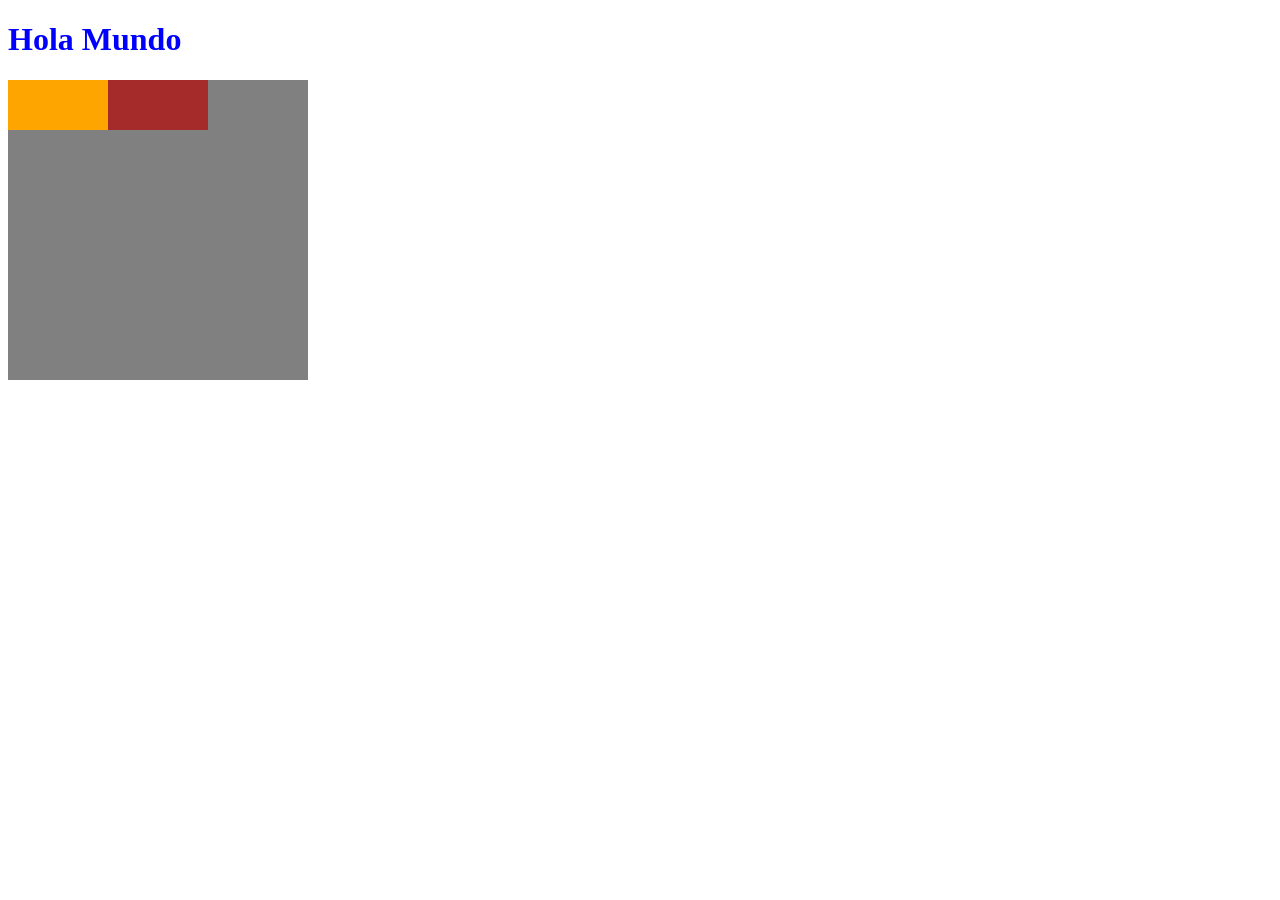
<file: puzzle1.0/index.html>
<!DOCTYPE html>
<html lang="en">
    <head>
        <meta charset="UTF-8">
        <meta name="viewport" content="width=device-width,initial-scale=1.0">
        <link rel="stylesheet" href="styles.css">
        <title>Puzzle con divs</title>
    </head>
<body>
    <header>
        <h1>Hola Mundo</h1>
    </header>
    <main>
        <div id="contenedor">
            <div class="primera"></div>
            <div class="segunda"></div>
        </div>
    </main>
    <footer></footer>
</body>
</html>
</file>
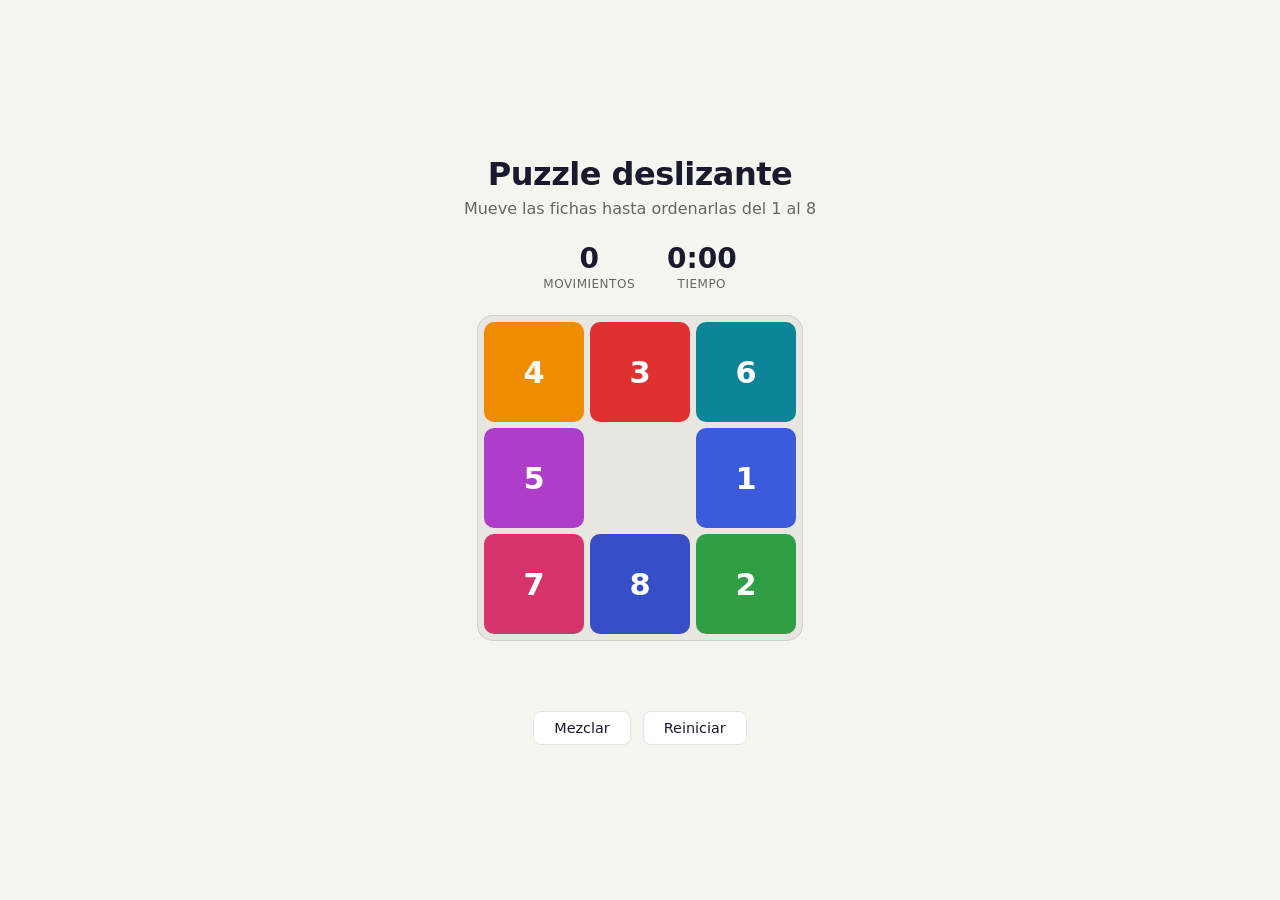
<file: puzzle2.0/puzzle.html>
<!DOCTYPE html>
<html lang="es">
  <head>
    <meta charset="UTF-8" />
    <meta name="viewport" content="width=device-width, initial-scale=1.0" />
    <link rel="stylesheet" href="puzzle.css" />
    <title>Puzzle deslizante</title>
  </head>
  <body>
    <div class="app">
      <header class="cabecera">
        <h1>Puzzle deslizante</h1>
        <p>Mueve las fichas hasta ordenarlas del 1 al 8</p>
      </header>

      <div class="stats">
        <div class="stat">
          <div class="stat-val" id="movs">0</div>
          <div class="stat-lbl">movimientos</div>
        </div>
        <div class="stat">
          <div class="stat-val" id="tiempo">0:00</div>
          <div class="stat-lbl">tiempo</div>
        </div>
      </div>

      <div class="tablero" id="tablero" role="grid" aria-label="Tablero del puzzle"></div>

      <p class="mensaje" id="mensaje" aria-live="polite"></p>

      <div class="acciones">
        <button id="btnMezclar">Mezclar</button>
        <button id="btnReset">Reiniciar</button>
      </div>
    </div>

    <script src="puzzle.js"></script>
  </body>
</html>
</file>
<file: puzzle1.0/styles.css>
h1{ color:blue

}

#contenedor{
    background-color: gray;
    width: 300px;
    height: 300px;
}

.primera{
    background-color: orange;
    width: 100px;
    height: 50px;
    position: absolute;
}

.segunda {
    background-color: brown;
    width: 100px;
    height: 50px;
    margin-left: 100px;
    position: absolute;   
}
</file>
<file: puzzle2.0/puzzle.css>
*,
*::before,
*::after {
  box-sizing: border-box;
  margin: 0;
  padding: 0;
}

:root {
  --fondo: #f5f5f0;
  --superficie: #ffffff;
  --borde: rgba(0, 0, 0, 0.1);
  --tablero-bg: #e8e6e0;
  --texto: #1a1a2e;
  --texto-muted: #666660;
  --radio-tablero: 16px;
  --radio-ficha: 10px;
  --tamano-ficha: 100px;
  --gap: 6px;
}

body {
  font-family: 'Segoe UI', system-ui, sans-serif;
  background-color: var(--fondo);
  color: var(--texto);
  min-height: 100vh;
  display: flex;
  align-items: center;
  justify-content: center;
}

.app {
  display: flex;
  flex-direction: column;
  align-items: center;
  gap: 1.5rem;
  padding: 2rem 1rem;
}

.cabecera {
  text-align: center;
}

.cabecera h1 {
  font-size: 2rem;
  font-weight: 700;
  letter-spacing: -0.5px;
}

.cabecera p {
  margin-top: 0.4rem;
  font-size: 1rem;
  color: var(--texto-muted);
}

.stats {
  display: flex;
  gap: 2rem;
}

.stat {
  text-align: center;
}

.stat-val {
  font-size: 1.75rem;
  font-weight: 700;
}

.stat-lbl {
  font-size: 0.75rem;
  color: var(--texto-muted);
  margin-top: 2px;
  text-transform: uppercase;
  letter-spacing: 0.5px;
}

.tablero {
  display: grid;
  grid-template-columns: repeat(3, var(--tamano-ficha));
  grid-template-rows: repeat(3, var(--tamano-ficha));
  gap: var(--gap);
  background-color: var(--tablero-bg);
  border-radius: var(--radio-tablero);
  padding: var(--gap);
  border: 1px solid var(--borde);
}

.ficha {
  border-radius: var(--radio-ficha);
  display: flex;
  align-items: center;
  justify-content: center;
  font-size: 1.9rem;
  font-weight: 700;
  cursor: pointer;
  color: #ffffff;
  user-select: none;
  transition: transform 0.12s ease, opacity 0.12s ease;
}

.ficha:hover {
  transform: scale(1.06);
}

.ficha:active {
  transform: scale(0.96);
}

.ficha.vacia {
  background: transparent !important;
  cursor: default;
  pointer-events: none;
}

.ficha.vacia:hover {
  transform: none;
}

.ficha.ganada {
  cursor: default;
  animation: pulso 0.5s ease;
}

@keyframes pulso {
  0%   { transform: scale(1); }
  50%  { transform: scale(1.08); }
  100% { transform: scale(1); }
}

.mensaje {
  font-size: 1rem;
  font-weight: 600;
  min-height: 1.4rem;
  text-align: center;
  color: var(--texto);
}

.acciones {
  display: flex;
  gap: 0.75rem;
}

button {
  padding: 0.5rem 1.25rem;
  border-radius: 8px;
  border: 1px solid var(--borde);
  background-color: var(--superficie);
  color: var(--texto);
  font-size: 0.9rem;
  font-family: inherit;
  cursor: pointer;
  transition: background-color 0.1s ease;
}

button:hover {
  background-color: var(--tablero-bg);
}

button:active {
  transform: scale(0.97);
}

@media (max-width: 400px) {
  :root {
    --tamano-ficha: 84px;
  }

  .cabecera h1 {
    font-size: 1.5rem;
  }
}
</file>
